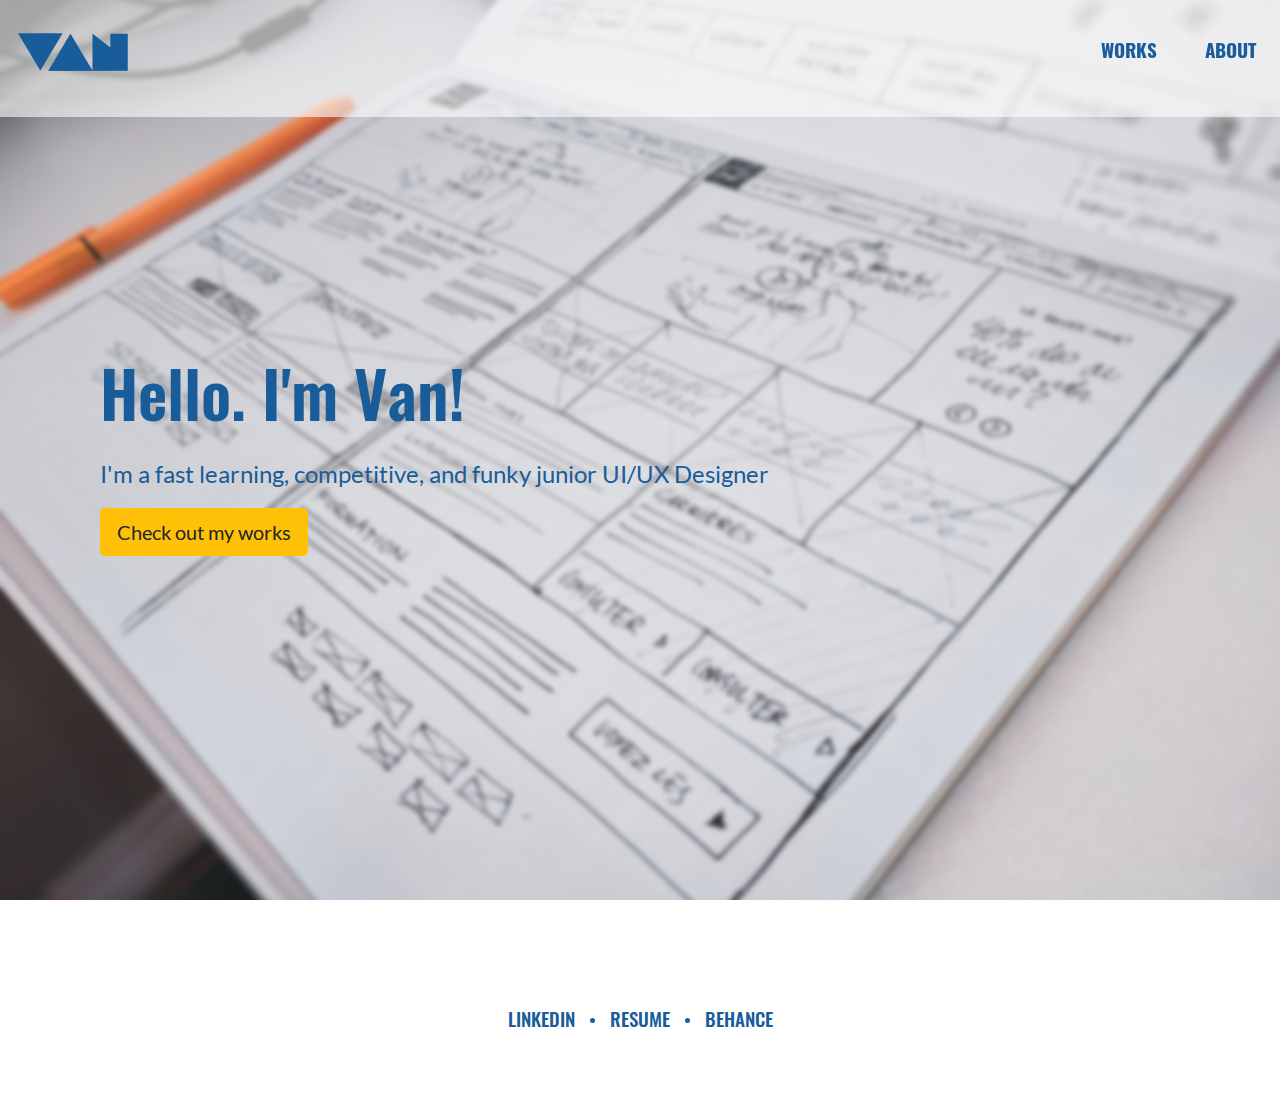
<file: index.html>
<!DOCTYPE html>
<html>
<head>
    <title>Dang Hong Van Portfolio</title>
    <!-- Required meta tags -->
    <meta charset="utf-8">
    <meta name="viewport" content="width=device-width, initial-scale=1, shrink-to-fit=no">
    <!--Bootstrap-->
    <link rel="stylesheet" href="https://stackpath.bootstrapcdn.com/bootstrap/4.3.1/css/bootstrap.min.css" integrity="sha384-ggOyR0iXCbMQv3Xipma34MD+dH/1fQ784/j6cY/iJTQUOhcWr7x9JvoRxT2MZw1T" crossorigin="anonymous">
    <!--Added style-->
    <link rel="stylesheet" href="https://fonts.googleapis.com/icon?family=Material+Icons">    
    <link rel="stylesheet" type="text/css" href="css/text-style.css">
    <link rel="stylesheet" type="text/css" href="css/index-style.css">
</head>
<body>
<!--Menu-->
<div id="menu" class="container-fluid d-flex bd-highlight">
    <div class="p-2 flex-grow-1 bd-highlight">
        <a class="navbar-brand" id="logo" href="index.html">
            <img src="Home-pic/3x/blue-logo.png" alt="Home">
        </a>
    </div>
    <div class="p-2 bd-highlight">
        <a class="nav-link"  href="Works.html">
            <p class="h4-black about">Works</p>
        </a>
    </div>
    <div class="p-2 bd-highlight">    
        <a class="nav-link"  href="About.html">
            <p class="h4-black about">About</p>
        </a>
    </div>
</div>
<!--Cover-->
<div class="cover-img">
    <div class="cover-intro">
        <div class="container">
            <div style="padding:none;" class="col-lg-8 col-md-9 col-sm-12">
                <p class="hello">Hello. I'm Van!</p>
                <p class="h2-light">I'm a fast learning, competitive, and funky junior UI/UX Designer</p>
                <div>
                    <a href="Works.html">
                        <button class="btn btn-primary btn-warning btn-lg">
                            Check out my works
                        </button>
                    </a>
                </div>
            </div>
        </div>
    </div>
</div>
<!--wide Footer-->
<div class="d-flex justify-content-center footer">
    <a target="_blank" href="https://www.linkedin.com/in/vandang2102/"><p class="h4-black-1">LinkedIn</p></a>
        <span class="dot"></span>
    <a target="_blank" href="https://drive.google.com/file/d/1BI8d3gLVy1wAUhinAK2kq0WdWY42fWzE/view?usp=sharings"><p class="h4-black-1">Resume</p></a>
        <span class="dot"></span>       
    <a target="_blank" href="https://www.behance.net/vandanghong?tracking_source=search_users_recommended%7Cvandanghong"><p class="h4-black-1">Behance</p></a>
</div>
<div class="space3"></div>
</body>
</html>
</file>
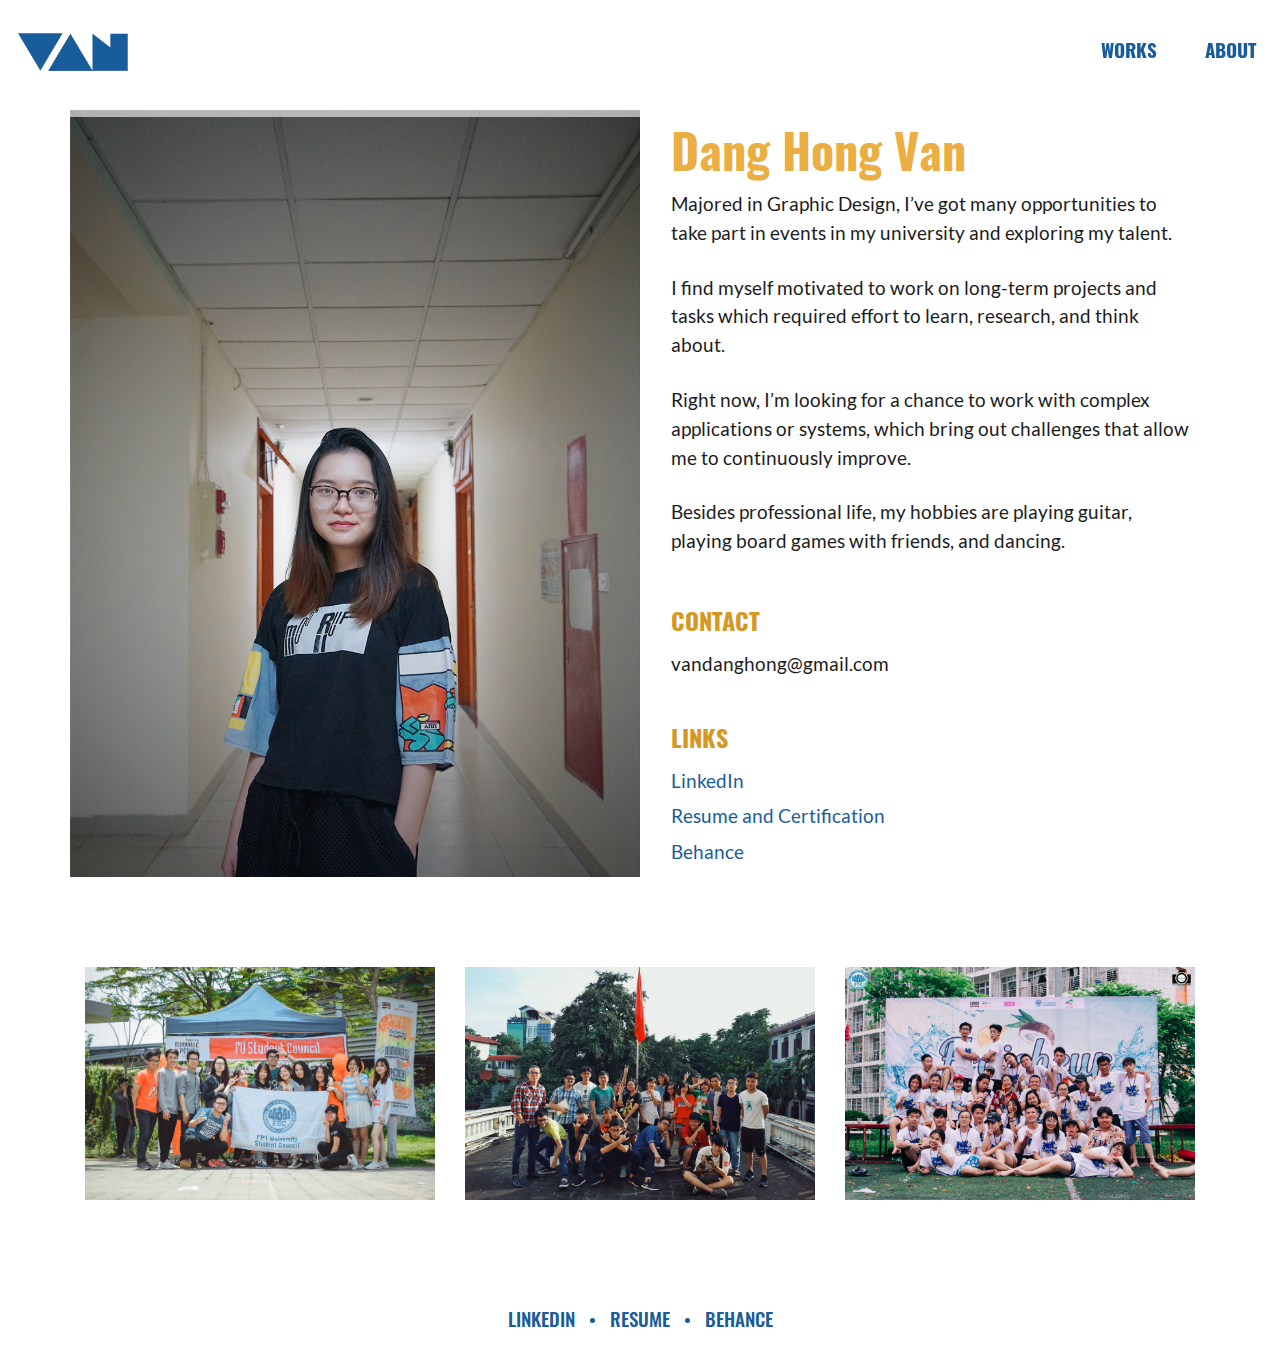
<file: About.html>
<!DOCTYPE html>
<html>
<head>
    <title>Van's Profile</title>
    <!-- Required meta tags -->
    <meta charset="utf-8">
    <meta name="viewport" content="width=device-width, initial-scale=1, shrink-to-fit=no">
    <!--Bootstrap-->
    <link rel="stylesheet" href="https://stackpath.bootstrapcdn.com/bootstrap/4.3.1/css/bootstrap.min.css" integrity="sha384-ggOyR0iXCbMQv3Xipma34MD+dH/1fQ784/j6cY/iJTQUOhcWr7x9JvoRxT2MZw1T" crossorigin="anonymous">
    <!--Added style-->
    <link rel="stylesheet" href="https://fonts.googleapis.com/icon?family=Material+Icons">    
    <link rel="stylesheet" type="text/css" href="css/text-style.css">
    <link rel="stylesheet" type="text/css" href="css/profile-style.css">
</head>
<body>
<!--Menu-->
<div id="menu" class="container-fluid d-flex bd-highlight">
    <div class="p-2 flex-grow-1 bd-highlight">
        <a class="navbar-brand" id="logo" href="index.html">
            <img src="Home-pic/3x/blue-logo.png" alt="Home">
        </a>
    </div>
    <div class="p-2 bd-highlight">
        <a class="nav-link"  href="Works.html">
            <p class="h4-black about">Works</p>
        </a>
    </div>
    <div class="p-2 bd-highlight">    
        <a class="nav-link"  href="About.html">
            <p class="h4-black about">About</p>
        </a>
    </div>
</div>
<!--Content-->
    <div id="profile1" class="container">
        <div class="row">
            <div id="profile-pic" class="col-lg-6 col-md-12 col-sm-12">
                <img src="About-pic/DSC00307blur.jpg" alt="Profile picture">
            </div>
            <div class="col-lg-6 col-md-12 col-sm-12">
                <div id="cover-letter">
                    <p class="h1-name">Dang Hong Van</p>
                    <p>Majored in Graphic Design, I’ve got many opportunities to take part in events in my university and exploring my talent.</p>
                        <div class="space3"></div>
                    <p>I find myself motivated to work on long-term projects and tasks which required effort to learn, research, and think about.</p>
                        <div class="space3"></div>
                    <p>Right now, I’m looking for a chance to work with complex applications or systems, which bring out challenges that allow me to continuously improve.</p>
                        <div class="space3"></div> 
                    <p>Besides professional life, my hobbies are playing guitar, playing board games with friends, and dancing.</p>
                        <div class="space2"></div>
                        <div class="space3"></div>
                    <p class="h5-sm-txt">Contact</p>
                    <p class="cv1">vandanghong@gmail.com</p>
                        <div class="space2"></div>
                        <div class="space3"></div>
                    <p class="h5-sm-txt">Links</p>
                    <p class="cv1"><a target="_blank" href="https://www.linkedin.com/in/vandang2102/">LinkedIn</a></p>
                    <p class="cv1"><a target="_blank" href="https://drive.google.com/drive/folders/1xpxrKgCxswmq1Cbp58XCHpjvKuzKi5xJ?usp=sharing">Resume and Certification</a></p>
                    <p class="cv1"><a target="_blank" href="https://www.behance.net/vandanghong?tracking_source=search_users_recommended%7Cvandanghong">Behance</a></p>
                </div>    
            </div>
        </div>
    </div>
    <div class="space2"></div>
    <div class="space"></div>
    <div class="space2"></div>
    <div class="container">
        <div class="row">
            <div class="col-md-4 col-sm-12">
                <img class="pic" src="About-pic/FSC.jpg">
            </div>
            <div class="col-md-4 col-sm-12">
                <img class="pic" src="About-pic/gdresize.jpg">
            </div>
            <div class="col-md-4 col-sm-12">
                <img class="pic" src="About-pic/Waterday.jpg">
            </div>
        </div>
    </div>
<!--wide Footer-->
<div class="d-flex justify-content-center footer">
    <a target="_blank" href="https://www.linkedin.com/in/vandang2102/"><p class="h4-black-1">LinkedIn</p></a>
        <span class="dot"></span>
    <a target="_blank" href="https://drive.google.com/file/d/1BI8d3gLVy1wAUhinAK2kq0WdWY42fWzE/view?usp=sharing"><p class="h4-black-1">Resume</p></a>
        <span class="dot"></span>
    <a target="_blank" href="https://www.behance.net/vandanghong?tracking_source=search_users_recommended%7Cvandanghong"><p class="h4-black-1">Behance</p></a>
</div>
<script src="https://code.jquery.com/jquery-3.5.1.slim.min.js" integrity="sha384-DfXdz2htPH0lsSSs5nCTpuj/zy4C+OGpamoFVy38MVBnE+IbbVYUew+OrCXaRkfj" crossorigin="anonymous"></script>
<script src="https://cdn.jsdelivr.net/npm/popper.js@1.16.1/dist/umd/popper.min.js" integrity="sha384-9/reFTGAW83EW2RDu2S0VKaIzap3H66lZH81PoYlFhbGU+6BZp6G7niu735Sk7lN" crossorigin="anonymous"></script>
<script src="https://stackpath.bootstrapcdn.com/bootstrap/4.5.2/js/bootstrap.min.js" integrity="sha384-B4gt1jrGC7Jh4AgTPSdUtOBvfO8shuf57BaghqFfPlYxofvL8/KUEfYiJOMMV+rV" crossorigin="anonymous"></script>
</body>
</html>
</file>
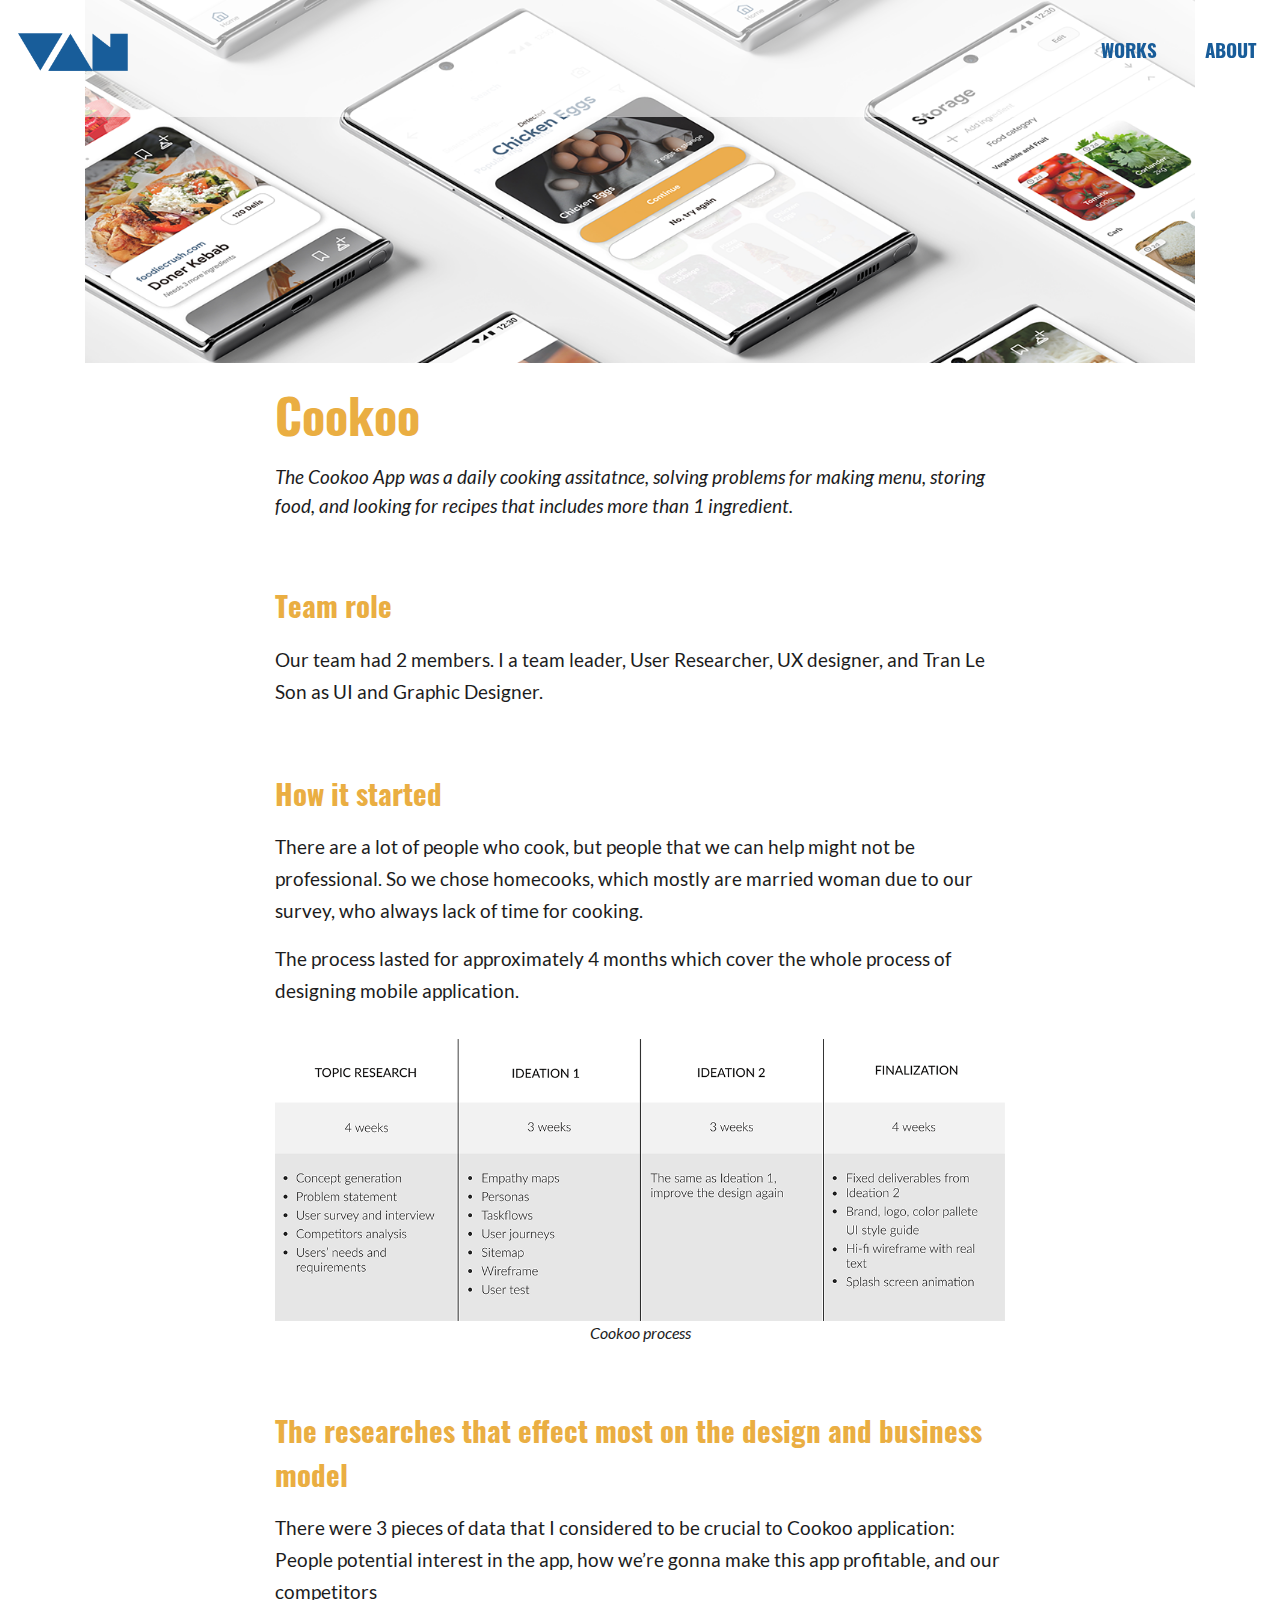
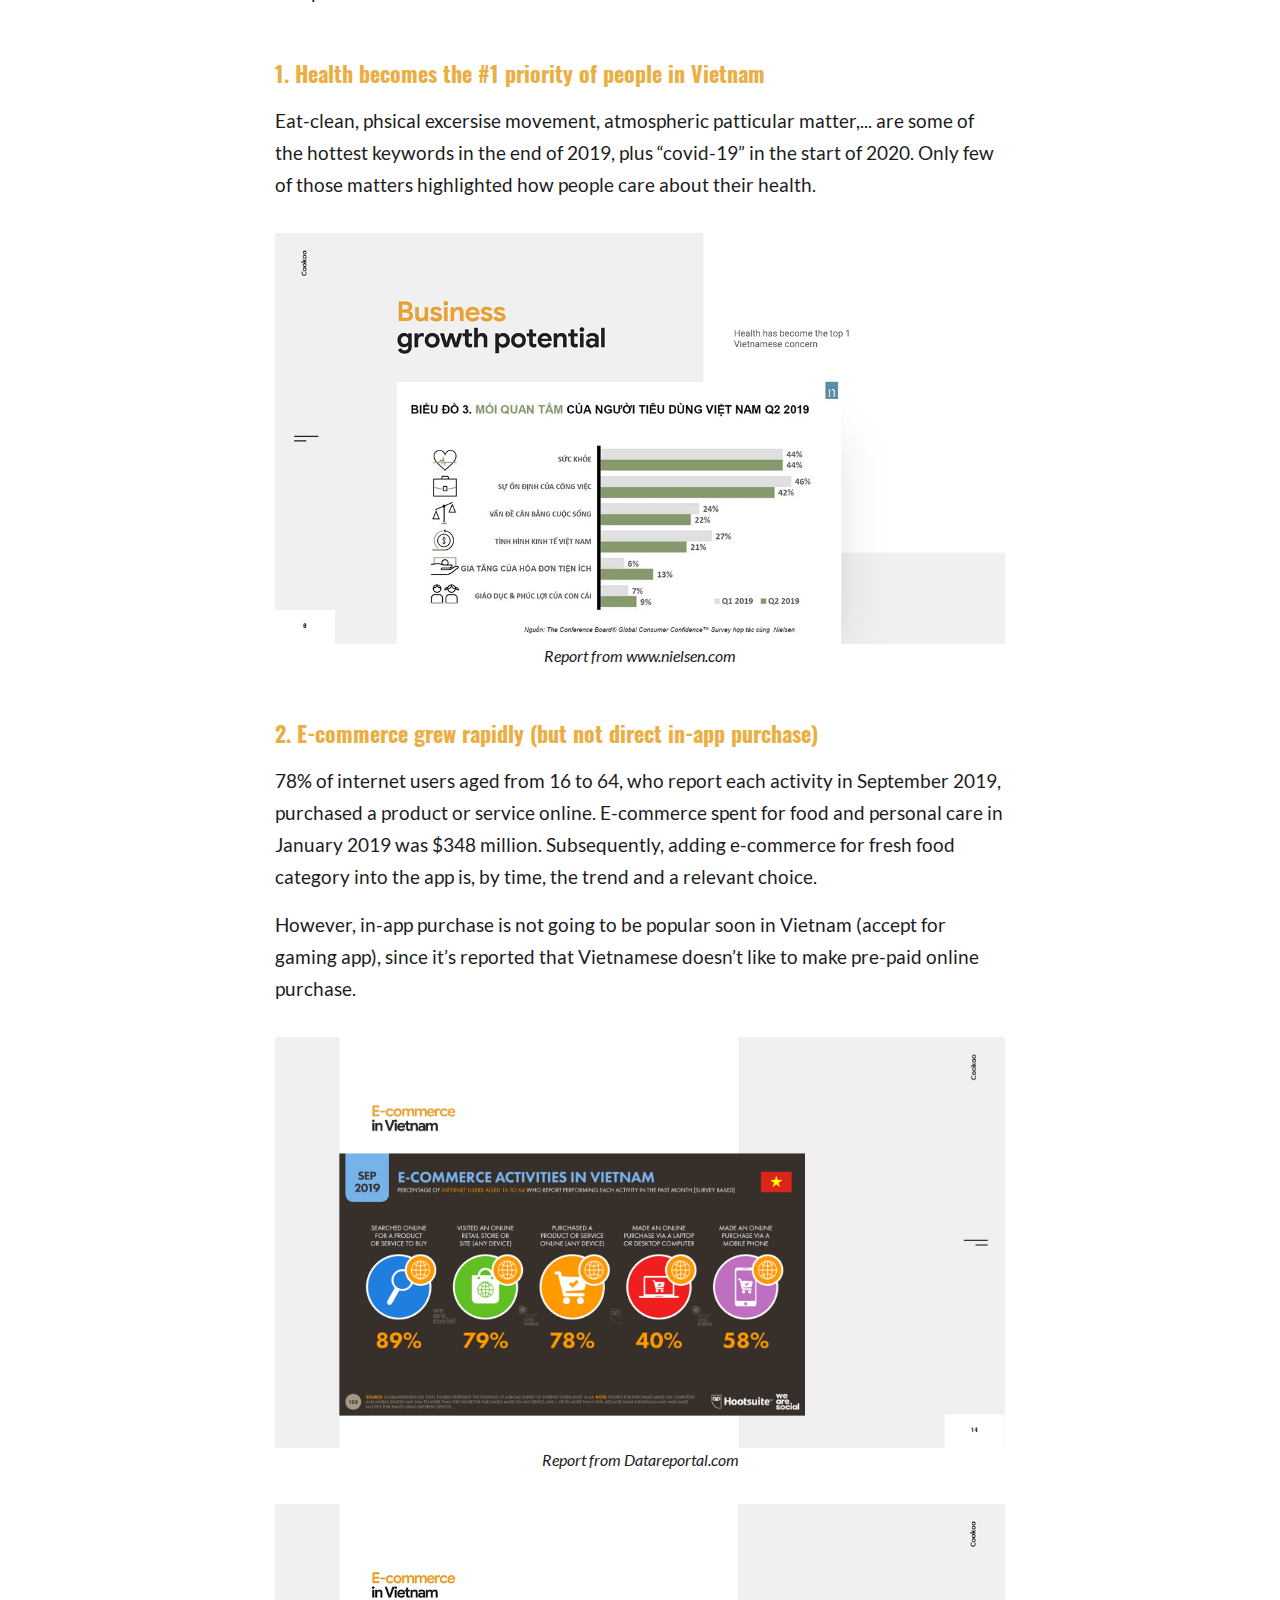
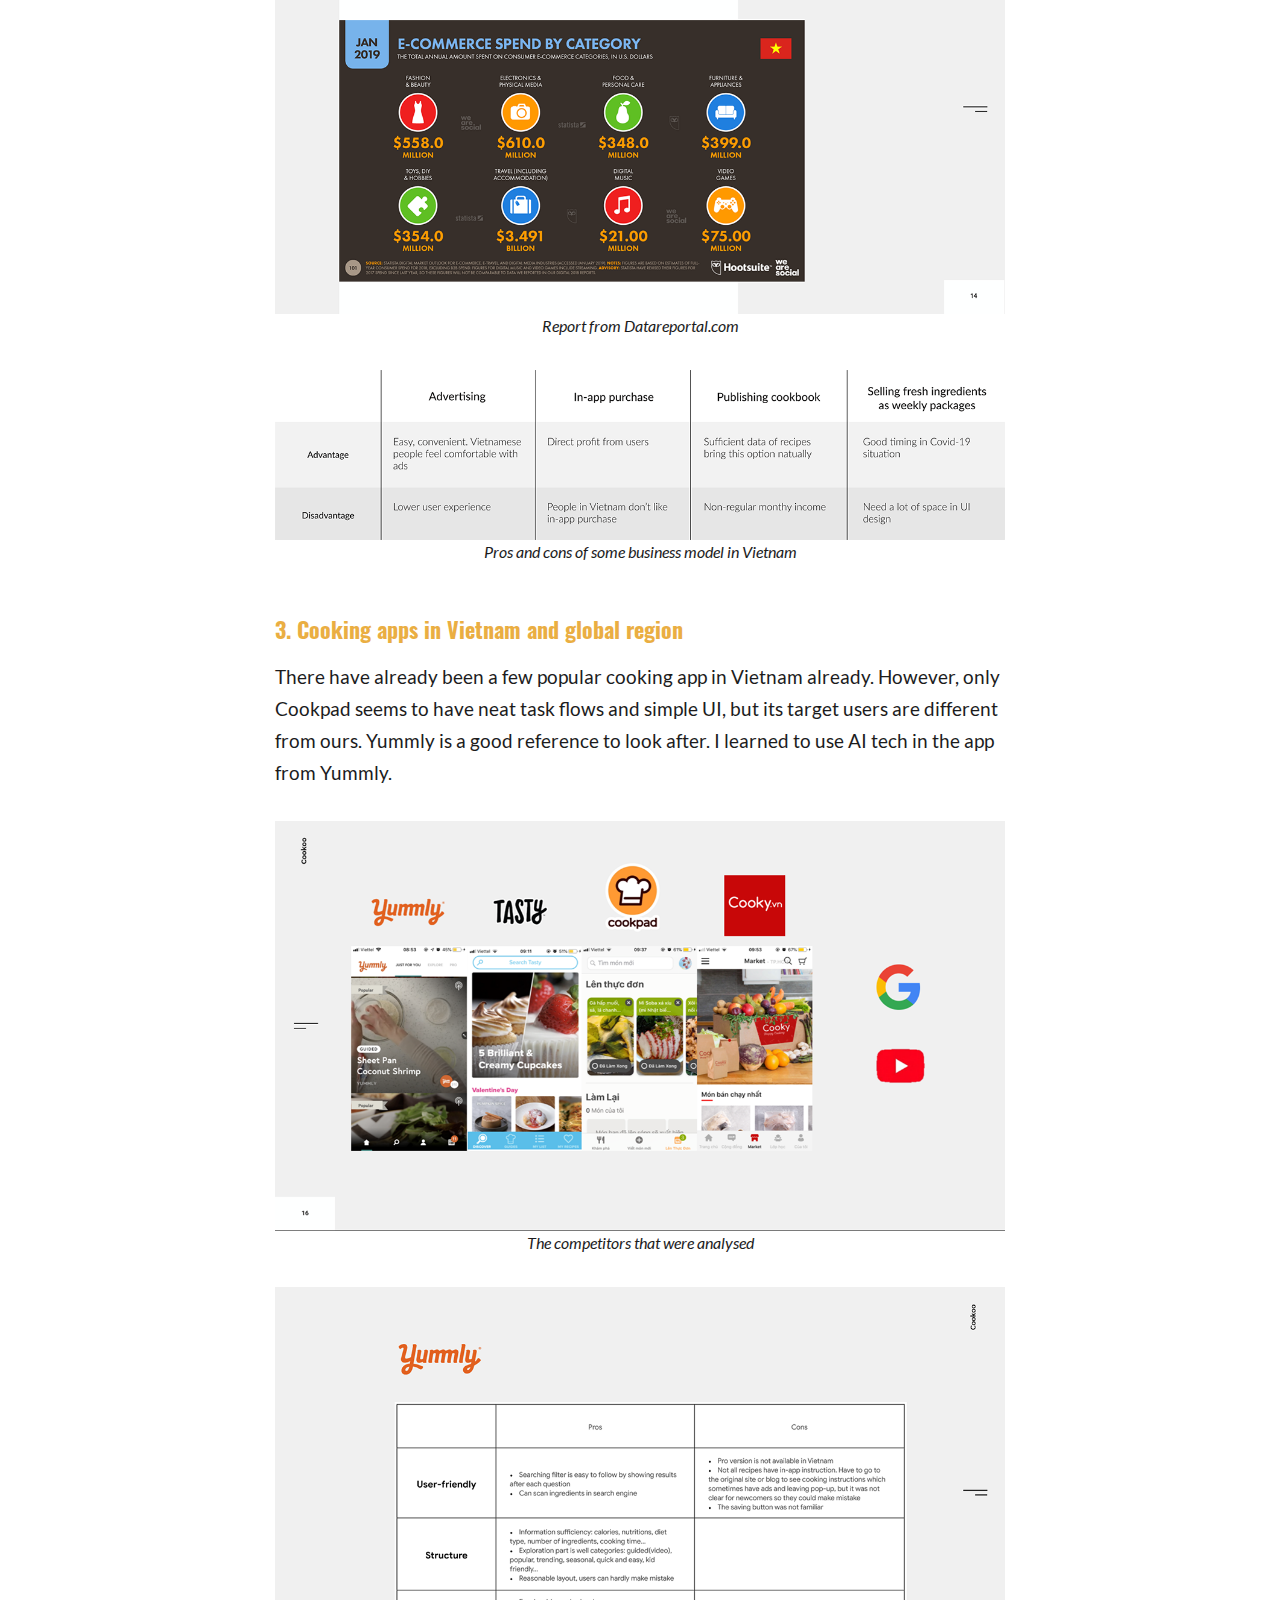
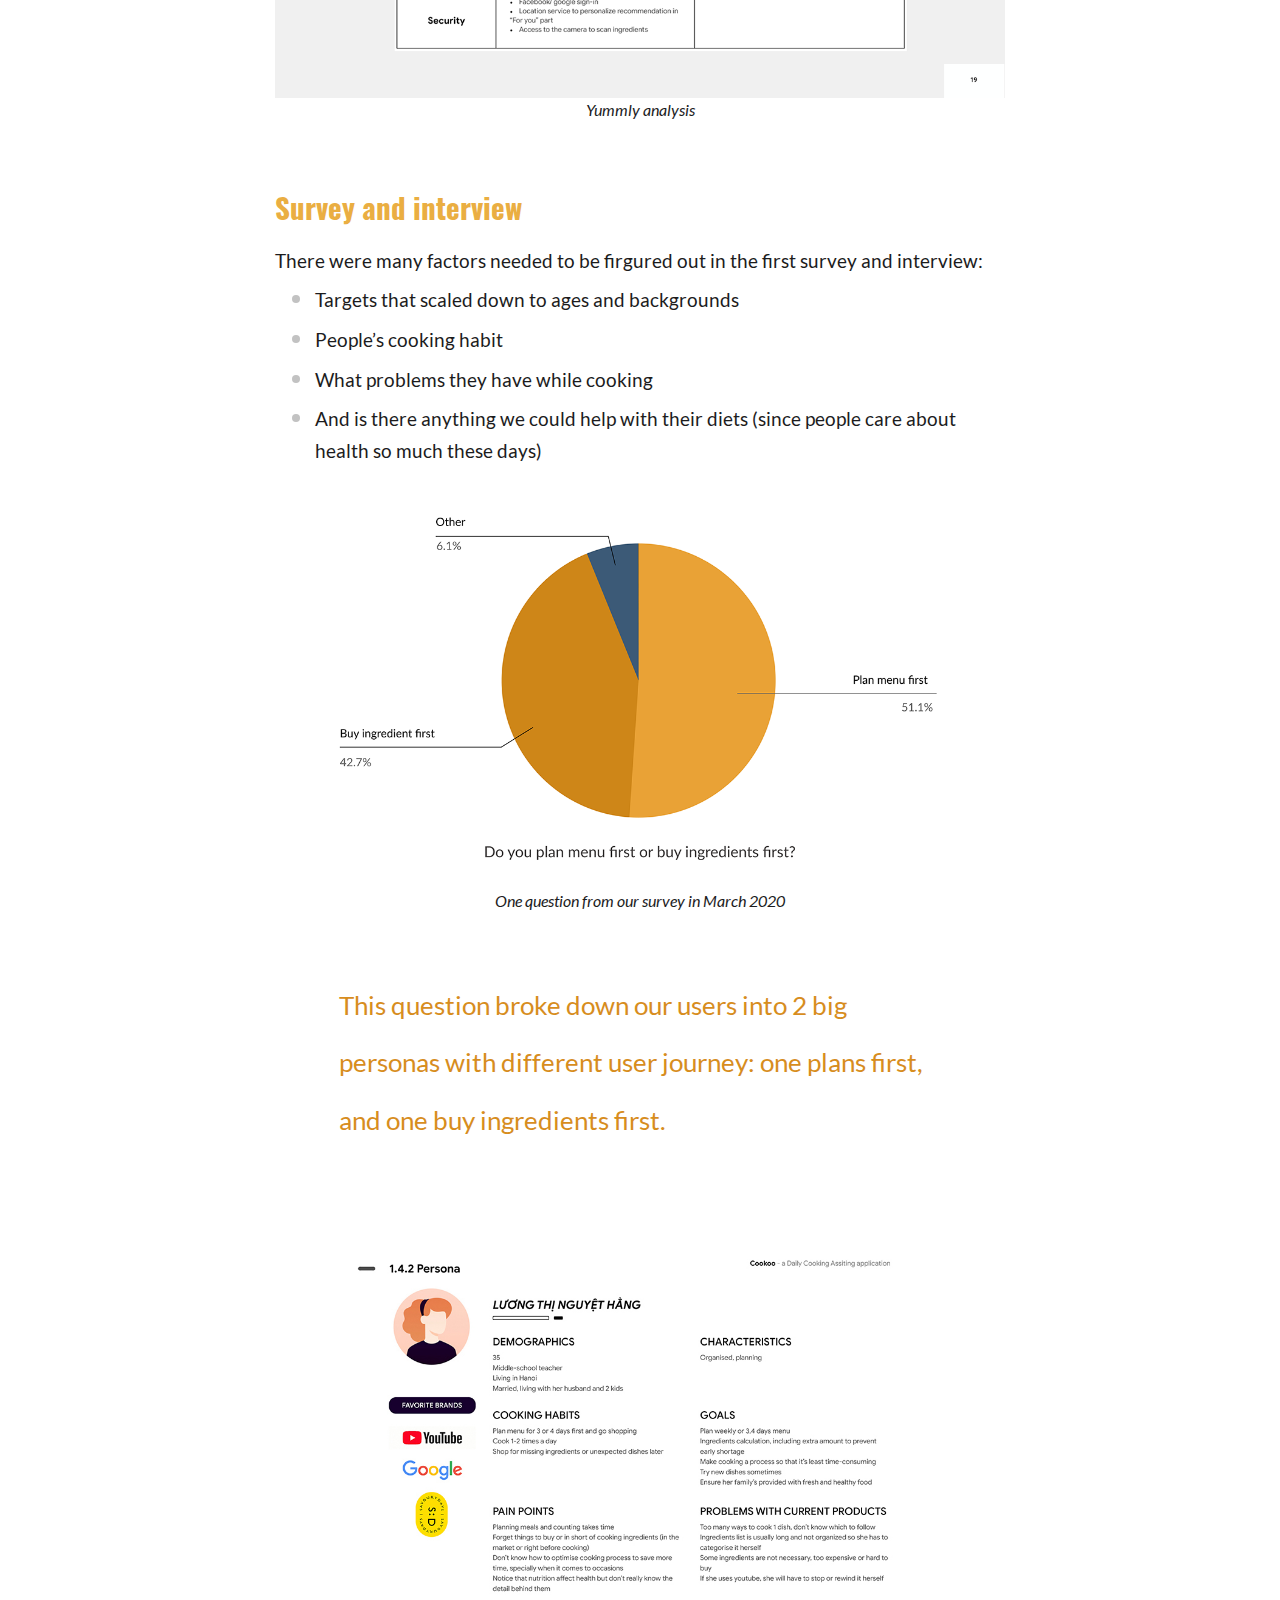
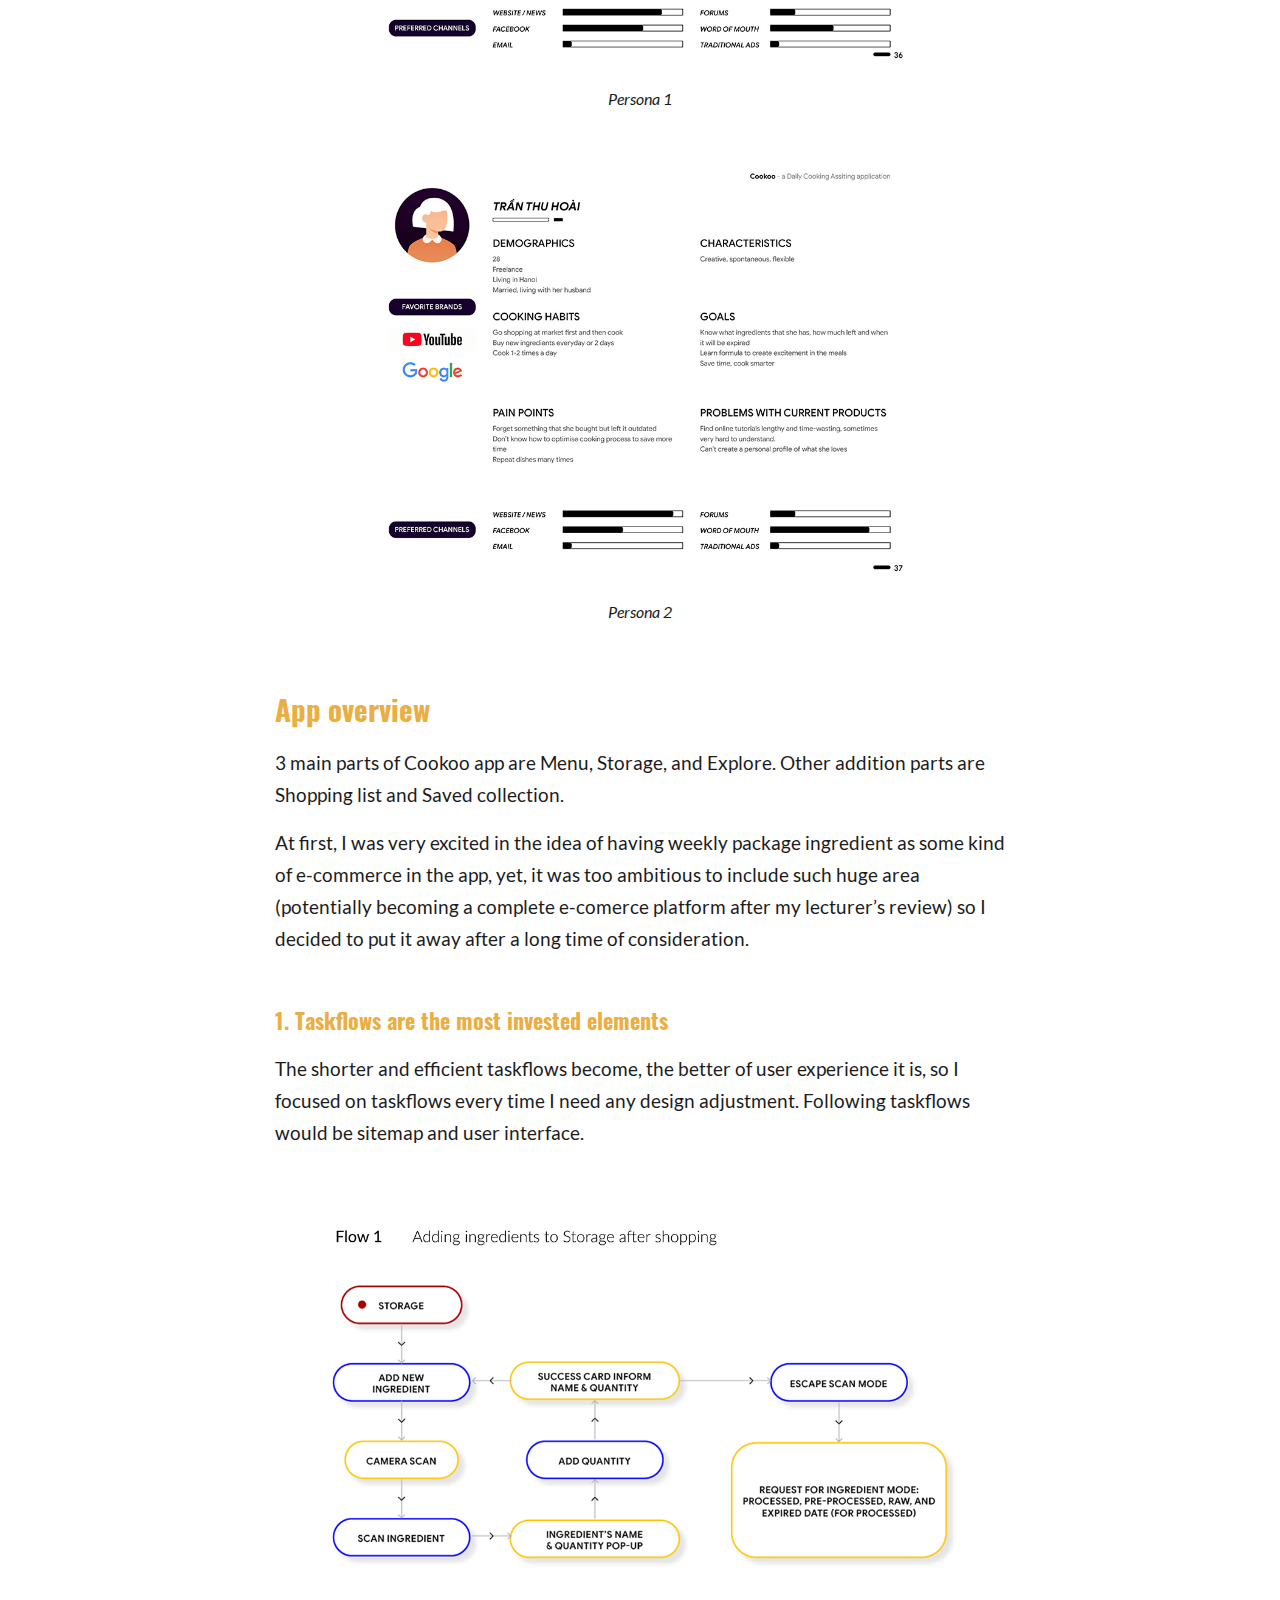
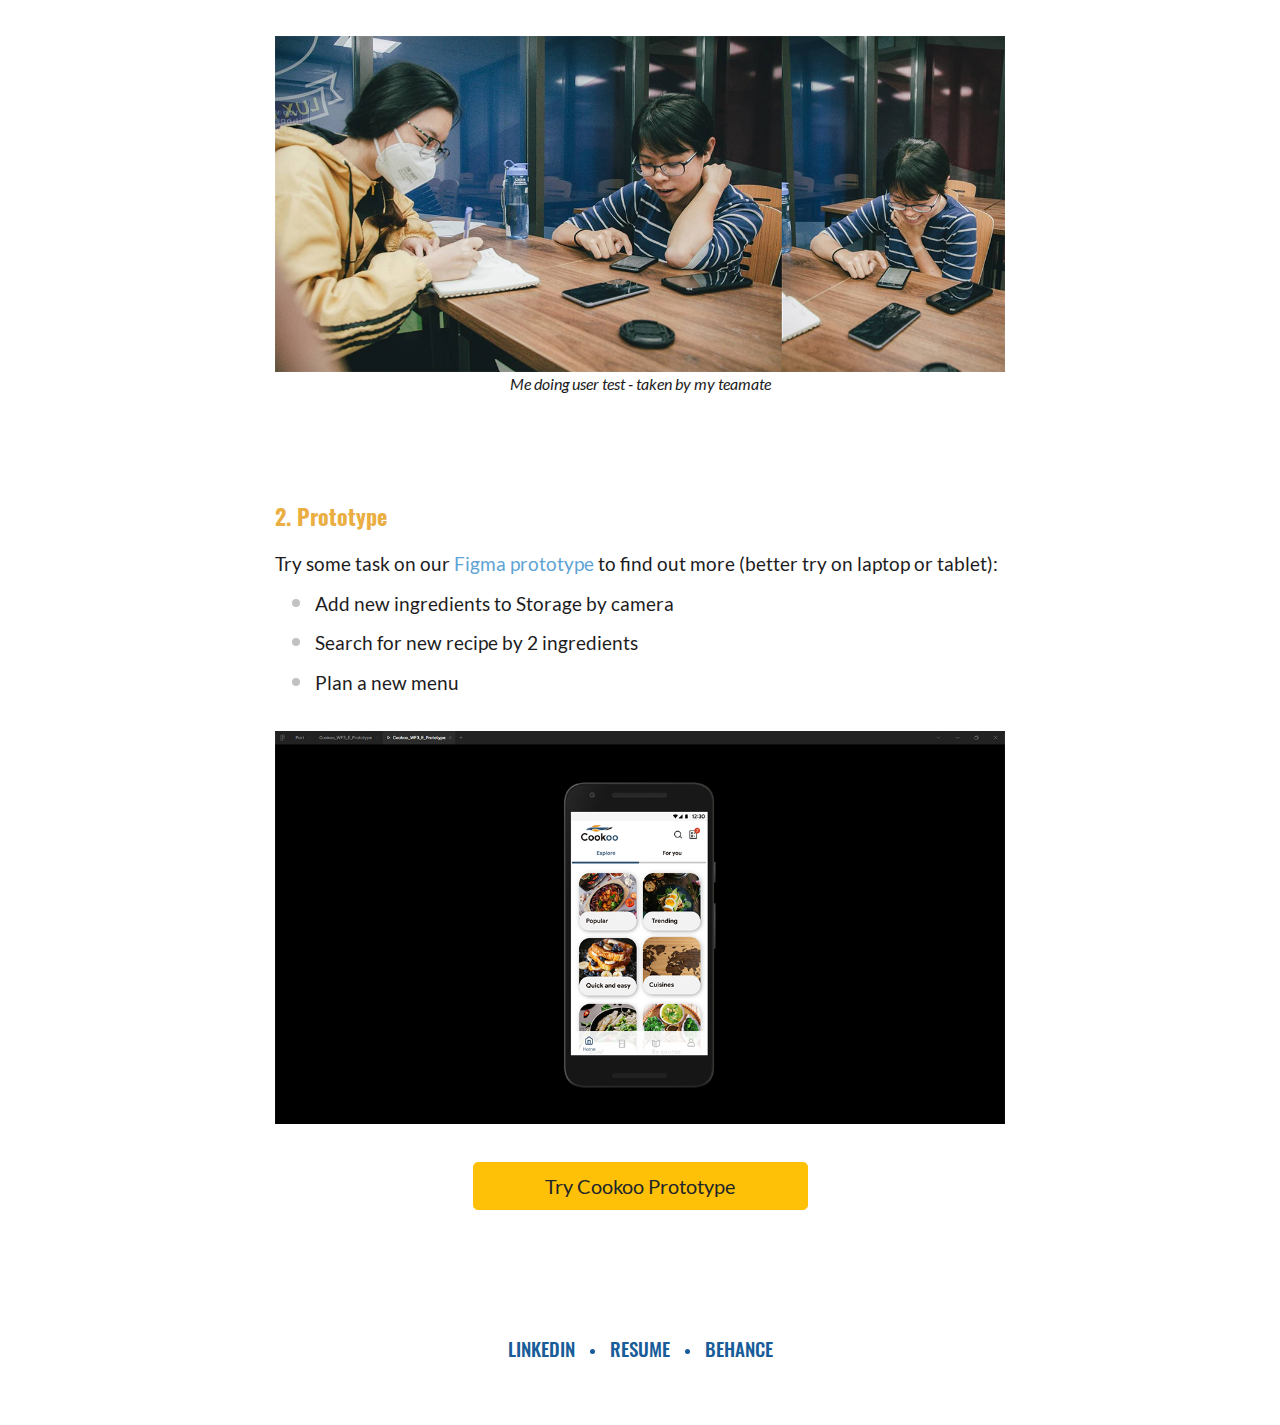
<file: Cookoo.html>
<!DOCTYPE html>
<html>
<head>
    <title>Cookoo</title>
    <!-- Required meta tags -->
    <meta charset="utf-8">
    <meta name="viewport" content="width=device-width, initial-scale=1, shrink-to-fit=no">
    <!--Bootstrap-->
    <link rel="stylesheet" href="https://stackpath.bootstrapcdn.com/bootstrap/4.3.1/css/bootstrap.min.css" integrity="sha384-ggOyR0iXCbMQv3Xipma34MD+dH/1fQ784/j6cY/iJTQUOhcWr7x9JvoRxT2MZw1T" crossorigin="anonymous">
    <!--Added style-->
    <link rel="stylesheet" href="https://fonts.googleapis.com/icon?family=Material+Icons">    
    <link rel="stylesheet" type="text/css" href="css/project-style.css">
    <link rel="stylesheet" type="text/css" href="css/text-style.css">
</head>
<body>
<!--Menu-->
<div id="menu" class="container-fluid d-flex bd-highlight">
    <div class="p-2 flex-grow-1 bd-highlight">
        <a class="navbar-brand" id="logo" href="index.html">
            <img src="Home-pic/3x/blue-logo.png" alt="Home">
        </a>
    </div>
    <div class="p-2 bd-highlight">
        <a class="nav-link"  href="Works.html">
            <p class="h4-black about">Works</p>
        </a>
    </div>
    <div class="p-2 bd-highlight">    
        <a class="nav-link"  href="About.html">
            <p class="h4-black about">About</p>
        </a>
    </div>
</div>
<!--Cover image-->
<div class="container">
    <img style="max-width: 100%; height:auto;" src="Cookoo-pic/cover6.png">
    <div class="space2"></div>
</div>
<!--Content-->
<div class="container">
    <div class="row justify-content-center">
        <div class="col-lg-8 col-md-10 col-sm-12" id="article">
            <div class="row">
                <div class="col">
                <!--Title-->
                <p class="title">Cookoo</p>
                <p class="op-des">The Cookoo App was a daily cooking assitatnce, solving problems for making menu, storing food, and looking for recipes that includes more than 1 ingredient.</p>
                <!--Body text-->
                <p class="sub-title-1">Team role</p>
                <p class="body-txt">Our team had 2 members. I a team leader, User Researcher, UX designer, and Tran Le Son as UI and Graphic Designer. </p>
                <p class="sub-title-1">How it started</p>
                <p class="body-txt">There are a lot of people who cook, but people that we can help might not be professional. So we chose homecooks, which mostly are married woman due to our survey, who always lack of time for cooking. </p>
                <p class="body-txt">The process lasted for approximately 4 months which cover the whole process of designing mobile application.</p>
                <img src="Cookoo-pic/cookoo-process.png">
                <p class="img-des">Cookoo process</p>
                
                <p class="sub-title-1">The researches that effect most on the design and business model</p>
                <p class="body-txt">There were 3 pieces of data that I considered to be crucial to Cookoo application: People potential interest in the app, how we’re gonna make this app profitable, and our competitors</p>
                    
                <p class="sub-title-2">1. Health becomes the #1 priority of people in Vietnam</p>
                <p class="body-txt">Eat-clean, phsical excersise movement, atmospheric patticular matter,... are some of the hottest keywords in the end of 2019, plus “covid-19” in the start of 2020. Only few of those matters highlighted how people care about their health.</p>
                
                <img src="Cookoo-pic/nielsen-rp-1.png">
                <p class="img-des">Report from www.nielsen.com</p>
                    
                <p class="sub-title-2">2. E-commerce grew rapidly (but not direct in-app purchase)</p>
                <p class="body-txt">78% of internet users aged from 16 to 64, who report each activity in September 2019, purchased a product or service online. E-commerce spent for food and personal care in January 2019 was $348 million.
                    Subsequently, adding e-commerce for fresh food category into the app is, by time, the trend and a relevant choice. 
                    </p>
                <p class="body-txt">However, in-app purchase is not going to be popular soon in Vietnam (accept for gaming app), since it’s reported that Vietnamese doesn’t like to make pre-paid online purchase.</p>
                
                <img src="Cookoo-pic/e-commerce-in-vietnam.png">
                <p class="img-des">Report from Datareportal.com</p>
                
                <img src="Cookoo-pic/e-commerce-in-vietnam-2.png">
                <p class="img-des">Report from Datareportal.com</p>
                
                <img src="Cookoo-pic/biz-model-pro-con.png">
                <p class="img-des">Pros and cons of some business model in Vietnam</p>
                    
                <p class="sub-title-2">3. Cooking apps in Vietnam and global region</p>
                <p class="body-txt">There have already been a few popular cooking app in Vietnam already. However, only Cookpad seems to have neat task flows and simple UI, but its target users are different from ours. Yummly is a good reference to look after. I learned to use AI tech in the app from Yummly.</p>
                
                <img src="Cookoo-pic/competitors.png">
                <p class="img-des">The competitors that were analysed</p>
                
                <img src="Cookoo-pic/yummly-analyse.png">
                <p class="img-des">Yummly analysis</p>

                <p class="sub-title-1">Survey and interview</p>
                <p class="body-txt ab-ul">There were many factors needed to be firgured out in the first survey and interview:</p>
                <ul>
                    <li><p class="body-txt">Targets that scaled down to ages and backgrounds</p></li>
                    <li><p class="body-txt">People’s cooking habit</p></li>
                    <li><p class="body-txt">What problems they have while cooking</p></li>
                    <li><p class="body-txt">And is there anything we could help with their diets (since people care about health so much these days)</p></li>
                </ul>
                <img src="Cookoo-pic/important-question.png">
                <p class="img-des">One question from our survey in March 2020</p>
                
                <p class="quotation">This question broke down our users into 2 big personas with different user journey: one plans first, and one buy ingredients first.</p>
                
                <img src="Cookoo-pic/Persona-1.jpg">
                <p class="img-des">Persona 1</p>
                
                <img src="Cookoo-pic/Persona-2.jpg">
                <p class="img-des">Persona 2</p>
                   
                
                
                

                <p class="sub-title-1">App overview</p>
                <p class="body-txt">3 main parts of Cookoo app are Menu, Storage, and Explore. Other addition parts are Shopping list and Saved collection. </p>
                <p class="body-txt">At first, I was very excited in the idea of having weekly package ingredient as some kind of e-commerce in the app, yet, it was too ambitious to include such huge area (potentially becoming a complete e-comerce platform after my lecturer’s review) so I decided to put it away after a long time of consideration.</p>
                    
                <p class="sub-title-2">1. Taskflows are the most invested elements</p>
                <p class="body-txt">The shorter and efficient taskflows become, the better of user experience it is, so I focused on taskflows every time I need any design adjustment. Following taskflows would be sitemap and user interface. </p>
                
                <img src="Cookoo-pic/flow-1.png">
                
                <img src="Cookoo-pic/test-picture.png">
                <p class="img-des">Me doing user test - taken by my teamate</p>
                    
                
                <br>
                <p class="sub-title-2">2. Prototype</p>
                <p class="body-txt ab-ul">Try some task on our <a href="https://www.figma.com/proto/6GbvV17eMrQLgOfFjV621U/Cookoo_WF3_E_Prototype?node-id=177%3A149&scaling=min-zoom">Figma prototype</a> to find out more (better try on laptop or tablet):</p>
                <ul>
                    <li><p class="body-txt">Add new ingredients to Storage by camera</p></li>
                    <li><p class="body-txt">Search for new recipe by 2 ingredients</p></li>
                    <li><p class="body-txt">Plan a new menu</p></li>
                </ul>
                
                <img src="Cookoo-pic/prototype-preview.png">
                <br>
                <br>    
                <div class="col-md-6 col-sm-12 mx-auto">
                        <a href="https://www.figma.com/proto/6GbvV17eMrQLgOfFjV621U/Cookoo_WF3_E_Prototype?node-id=177%3A149&scaling=min-zoom" target="_blank">
                            <button class="w-100 btn btn-primary btn-warning btn-lg">
                                Try Cookoo Prototype
                            </button>
                        </a>
                    </div>
                </div>
            </div>
        </div>
    </div>
</div>
<div class="space2"></div>
<!--wide Footer-->
<div class="d-flex justify-content-center footer">
    <a target="_blank" href="https://www.linkedin.com/in/vandang2102/"><p class="h4-black-1">LinkedIn</p></a>
        <span class="dot"></span>
    <a target="_blank" href="https://drive.google.com/file/d/1BI8d3gLVy1wAUhinAK2kq0WdWY42fWzE/view?usp=sharing"><p class="h4-black-1">Resume</p></a>
        <span class="dot"></span>
    <a target="_blank" href="https://www.behance.net/vandanghong?tracking_source=search_users_recommended%7Cvandanghong"><p class="h4-black-1">Behance</p></a>
</div>
</body>
</html>
</file>
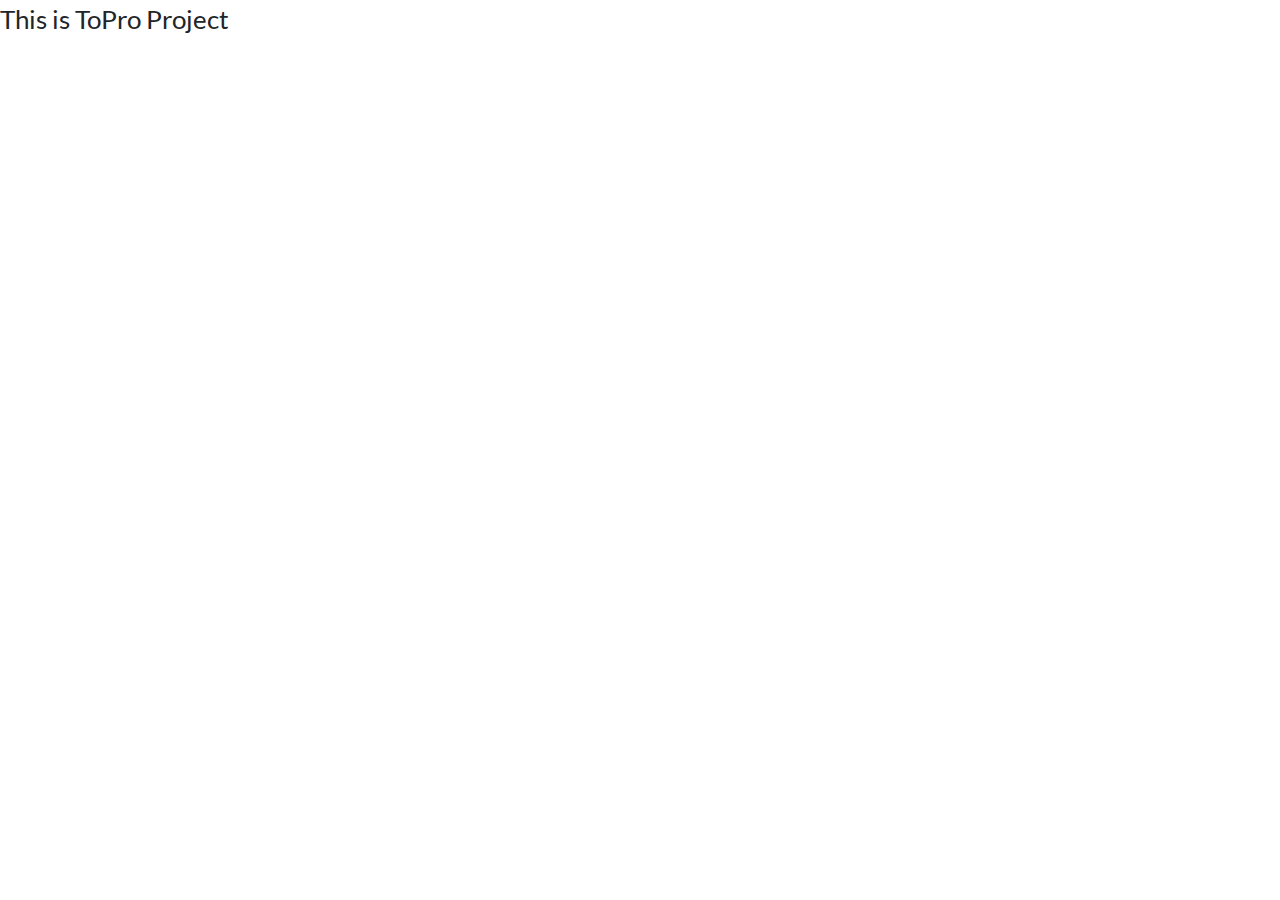
<file: To-pro.html>
<!DOCTYPE hmtl>
<html>
    <head>
        <title>ToPro</title>
        <!-- Required meta tags -->
        <meta charset="utf-8">
        <meta name="viewport" content="width=device-width, initial-scale=1, shrink-to-fit=no">
        <!--Bootstrap-->
        <link rel="stylesheet" href="https://stackpath.bootstrapcdn.com/bootstrap/4.3.1/css/bootstrap.min.css" integrity="sha384-ggOyR0iXCbMQv3Xipma34MD+dH/1fQ784/j6cY/iJTQUOhcWr7x9JvoRxT2MZw1T" crossorigin="anonymous">
        <!--Added style-->
        <link rel="stylesheet" href="https://fonts.googleapis.com/icon?family=Material+Icons">    
        <link rel="stylesheet" type="text/css" href="../css/project-style.css">
        <link rel="stylesheet" type="text/css" href="../css/text-style.css">
    </head>
    <body>
        This is ToPro Project
    </body>
</html>
</file>
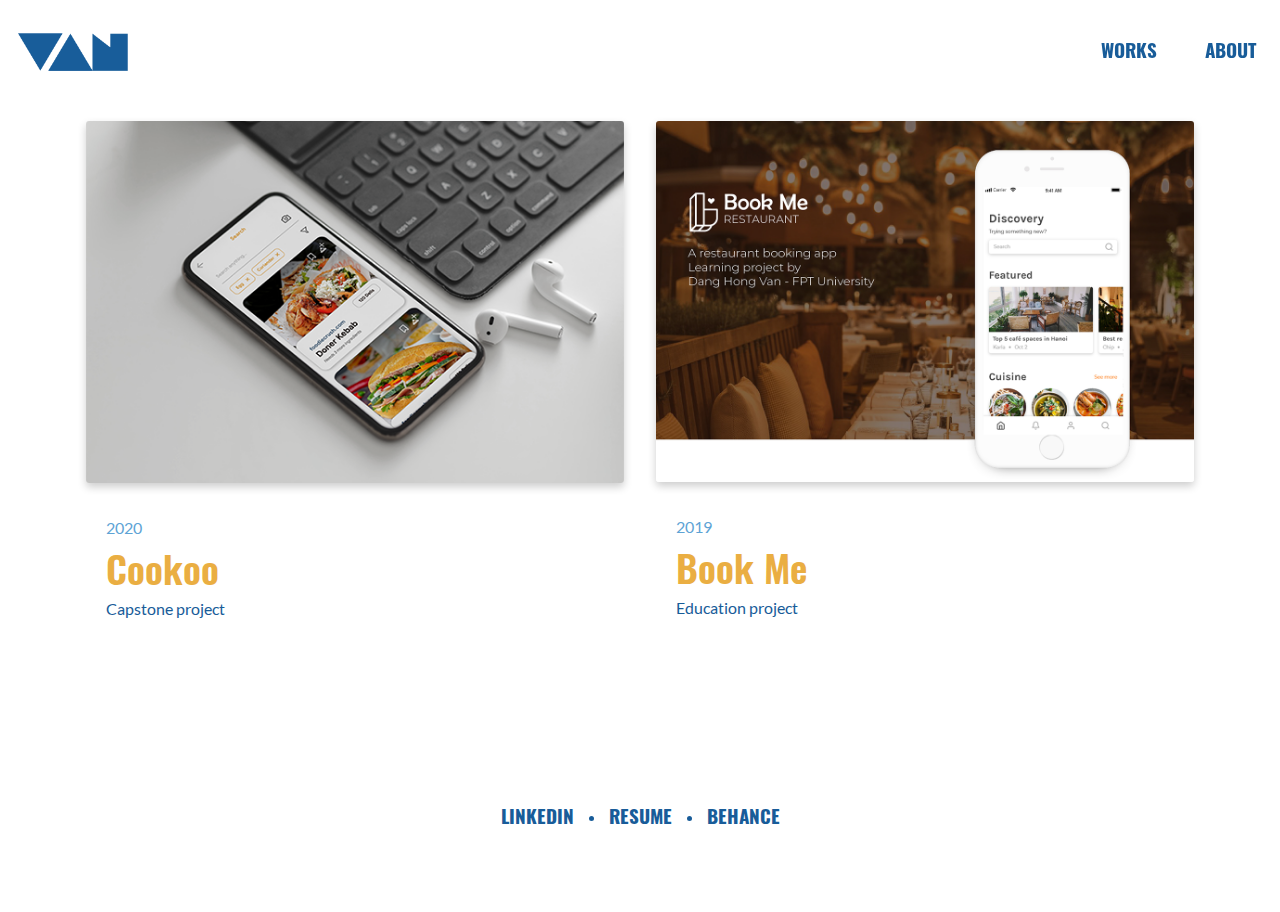
<file: Works.html>
<!DOCTYPE html>
<html>
<head>
    <title>Dang Hong Van Portfolio</title>
    <!-- Required meta tags -->
    <meta charset="utf-8">
    <meta name="viewport" content="width=device-width, initial-scale=1, shrink-to-fit=no">
    <!--Bootstrap-->
    <link rel="stylesheet" href="https://stackpath.bootstrapcdn.com/bootstrap/4.3.1/css/bootstrap.min.css" integrity="sha384-ggOyR0iXCbMQv3Xipma34MD+dH/1fQ784/j6cY/iJTQUOhcWr7x9JvoRxT2MZw1T" crossorigin="anonymous">
    <!--Added style-->
    <link rel="stylesheet" href="https://fonts.googleapis.com/icon?family=Material+Icons">    
    <link rel="stylesheet" type="text/css" href="css/text-style.css">
    <link rel="stylesheet" type="text/css" href="css/index-style.css">
</head>
<body>
    <!--Menu-->
<div id="menu" class="container-fluid d-flex bd-highlight">
    <div class="p-2 flex-grow-1 bd-highlight">
        <a class="navbar-brand" id="logo" href="index.html">
            <img src="Home-pic/3x/blue-logo.png" alt="Home">
        </a>
    </div>
    <div class="p-2 bd-highlight">
        <a class="nav-link"  href="Works.html">
            <p class="h4-black about">Works</p>
        </a>
    </div>
    <div class="p-2 bd-highlight">    
        <a class="nav-link"  href="About.html">
            <p class="h4-black about">About</p>
        </a>
    </div>
</div>
    <!--Works-->
<div class="space"></div>
<div class="space"></div>
<div class="space"></div>

<!--Card container-->
<div class="container">
<div class="row">
    <div class="col-sm-12 col-md-12 col-lg-6">
        <!--card 1-->
        <div class="card">
            <a href="Cookoo.html">
            <img class="card-img-top card-img" src="Home-pic/cookoox1.png" alt="Cookoo">
                <div class="card-body card-text">
                    <p class="h5">2020</p>
                    <p class="h2">Cookoo</p>
                    <p class="h4">Capstone project</p>
                </div>
            </a>
        </div>
    </div>
    <div class="space2"></div>
    <div class="col-sm-12 col-md-12 col-lg-6">
        <!--card 2-->
        <div class="card" id="card-container2">
            <a href="Book-me.html">
            <img class="card-img-top card-img" src="Home-pic/book-me-card.png" alt="Book Me">
                <div class="card-body card-text">
                    <p class="h5">2019</p>
                    <p class="h2">Book Me</p>
                    <p class="h4">Education project</p>
                </div>
            </a>
        </div>
    </div>
</div>
<!--wide Footer-->
<div class="d-flex justify-content-center footer">
    <a target="_blank" href="https://www.linkedin.com/in/vandang2102/"><p class="h4-black">LinkedIn</p></a>
        <span class="dot"></span>
    <a target="_blank" href="https://drive.google.com/file/d/1BI8d3gLVy1wAUhinAK2kq0WdWY42fWzE/view?usp=sharing"><p class="h4-black">Resume</p></a>
        <span class="dot"></span>
    <a target="_blank" href="https://www.behance.net/vandanghong?tracking_source=search_users_recommended%7Cvandanghong"><p class="h4-black">Behance</p></a>
</div>
<div class="space2"></div>
</body>
</file>
<file: css/text-style.css>
@font-face {
    font-family: "lato";
    src: url("../Fonts/Lato-ThinItalic.ttf") format("truetype");
    font-weight: 100;
    font-style: italic;
  }  
  @font-face {
    font-family: "lato";
    src: url("../Fonts/Lato-Thin.ttf") format("truetype");
    font-weight: 100;
    font-style: normal;
  }  
  @font-face {
    font-family: "lato";
    src: url("../Fonts/Lato-Regular.ttf") format("truetype");
    font-weight: 400;
    font-style: normal;
  }  
  @font-face {
    font-family: "lato";
    src: url("../Fonts/Lato-LightItalic.ttf") format("truetype");
    font-weight: 300;
    font-style: italic;
  }  
  @font-face {
    font-family: "lato";
    src: url("../Fonts/Lato-Light.ttf") format("truetype");
    font-weight: 300;
    font-style: normal;
  }  
  @font-face {
    font-family: "lato";
    src: url("../Fonts/Lato-Italic.ttf") format("truetype");
    font-weight: 400;
    font-style: italic;
  }  
  @font-face {
    font-family: "lato";
    src: url("../Fonts/Lato-BoldItalic.ttf") format("truetype");
    font-weight: 700;
    font-style: italic;
  }  
  @font-face {
    font-family: "lato";
    src: url("../Fonts/Lato-Bold.ttf") format("truetype");
    font-weight: 700;
    font-style: normal;
  }  
  @font-face {
    font-family: "lato";
    src: url("../Fonts/Lato-BlackItalic.ttf") format("truetype");
    font-weight: 900;
    font-style: italic;
  }  
  @font-face {
    font-family: "lato";
    src: url("../Fonts/Lato-Black.ttf") format("truetype");
    font-weight: 900;
    font-style: normal;
  }  
  @font-face {
    font-family: 'Oswald';
    src: url(../Fonts/Oswald-ExtraLight.ttf) format("truetype");
    font-weight: 200;
    font-style: normal;
  }
  @font-face {
    font-family: 'Oswald';
    src: url(../Fonts/Oswald-Light.ttf) format("truetype");
    font-weight: 300;
    font-style: normal;
  }
  @font-face {
    font-family: 'Oswald';
    src: url(../Fonts/Oswald-Regular.ttf) format("truetype");
    font-weight: 400;
    font-style: normal;
  }
  @font-face {
    font-family: 'Oswald';
    src: url(../Fonts/Oswald-Medium.ttf) format("truetype");
    font-weight: 500;
    font-style: normal;
  }
  @font-face {
    font-family: 'Oswald';
    src: url(../Fonts/Oswald-SemiBold.ttf) format("truetype");
    font-weight: 600;
    font-style: normal;
  }
  @font-face {
    font-family: 'Oswald';
    src: url(../Fonts/Oswald-Bold.ttf) format("truetype");
    font-weight: 700;
    font-style: normal;
  }

body{
    font-size: 62.5%;
    font-family: 'Lato',serif;
    font-size: 1.6rem;
    background-color: #ffffff;
    overflow-x: hidden;
    overflow-y: auto;
}
p.h1 {
    font-family: Lato;
    font-style: normal;
    font-weight: 600;
    font-size: 4.8rem;
    color: #f0f0f0;
}
p.h1-name{
    font-family: Oswald;
    font-style: normal;
    font-weight: 700;
    font-size: 3.0rem;
    color:#eaae42;
    line-height: 3.0rem;
    margin-top: 1rem;
}

p.h2 {
    font-family: Oswald;
    font-style: normal;
    font-weight: 600;
    font-size: 2.4rem;
    color: #eaae42;
}
p.h2-bold {
    font-family: Lato;
    font-weight: 700;
    font-size: 3.6rem;
}
p.h2-light {
    font-family: Lato;
    font-weight: 500;
    font-size: 1.5rem;
    color: #185c99;
}
p.h2-works {
    font-family: Lato;
    color: #FFE15F;
    text-align: left;
    margin-bottom: 0px;
    font-size: 3.0rem;
}

p.h3{
    font-family: Lato;
    font-style: normal;
    font-size: 2.4rem;
    font-weight: 600;
    columns: #f0f0f0;
}
p{
    font-family: Lato;
    font-style: normal;
    font-weight: 400;
    font-size: 1.2rem;
    color: #1c1c1d;
}
p.h4-role{
    font-family: Lato;
    font-style: normal;
    font-size: 1.0rem;
    font-weight: 600;
    color: #D78D1E;
    line-height: 1.0rem;
}
p.h4-team{
    font-family: Lato;
    font-style: normal;
    font-size: 1.0rem;
    font-weight: 300;
    color:#ebebeb;
}
p.h4{
    font-family: Lato;
    font-style: normal;
    font-size: 1.0rem;
    font-weight: 400;
    color: #185c99;
}
p.h4-regular {
    font-family: Lato;
    font-weight: 400;
    font-size: 1.8rem;
}
p.h4-light {
    font-family: Lato;
    font-weight: 300;
    font-size: 1.8rem;
}
p.h4-black {
    font-family: Oswald;
    font-weight: 700;
    font-size: 1.2rem;
    color:  #185c99;;
    text-transform: uppercase;
}
p.h4-black-1 {
    font-family: Oswald;
    font-weight: 500;
    font-size: 1.2rem;
    color:  #185c99;;
    text-transform: uppercase;
}
p.h4-black-ab{
    font-family: lato;
    font-weight: 500;
    font-size: 1.0rem;
    color:  #eaae42;;
    text-transform: uppercase;
}
p.h5{
    font-family: Lato;
    font-style: normal;
    font-size: 1.0rem;
    font-weight: 400;
    text-transform: uppercase;
    color: #5ea3d5;
}
p.h5-regular{
    font-family: Lato;
    font-weight: 400;
    text-transform: none;
    font-size: 2.0rem;
    color: #ebebeb;
}
p.h5-sm-txt{
    font-family: Oswald;
    font-weight: 900;
    text-transform: uppercase;
    font-size: 1.5rem;
    color: #d69824;
}
p.cv{
    font-family: lato;
    font-weight: 300;
    font-size: 1.6rem;
    color: #f0f0f0;
    margin-bottom: none;
}
p.cv-bold{
    font-family: lato;
    font-weight: 500;
    font-size: 1.6rem;
    color: #f0f0f0;
}
p.cv1{
    font-family: Lato;
    font-style: normal;
    font-weight: 400;
    font-size: 1.2rem;
    color: #1c1c1d;
    line-height: 1.2rem;
}
p.cv1 a{
    color: #185c99;
}
p.cv1 a:hover{
    text-decoration:underline;
}
p.title{
    font-family: Oswald;
    font-size: 3.0rem;
    color: #eaae42;
    line-height: 4.0rem;
    font-weight: 700;
}
p.sub-title-1{
    font-family: Oswald;
    font-size: 1.8rem;
    color:#eaae42;
    margin-top: 4.0rem;
    font-weight: 700;
    font-kerning: 0.3rem;
}
p.sub-title-2{
    font-family: Oswald;
    font-size: 1.4rem;
    color: #eaae42;
    margin-top: 3.0rem;
    font-weight: 700;
}
p.op-des{
    font-family: lato;
    font-style: italic;
    font-weight: 400;
    font-size: 1.2rem;
    color: #1c1c1d;
}
p.img-des{
    font-family: lato;
    font-weight: 400;
    font-style: italic;
    font-size: 1.0rem;
    color: #1c1c1d;
    text-align: center;
}
p.body-txt{
    font-family: lato;
    font-weight: 400;
    font-size: 1.2rem;
    color: #1c1c1d;
    line-height: 2.0rem;
}
p.xtra-info-1{
    font-family: lato;
    font-weight: 600;
    font-size: 1.2rem;
    color: #f0f0f0;
}
p.xtra-info-2{
    font-family: lato;
    font-weight: 300;
    font-size: 1.2rem;
    color: #f0f0f0;
}
p.quotation{
    font-family: lato;
    font-weight: 400;
    font-size: 1.6rem;
    color: #D78D1E;
    line-height: 3.6rem;
    margin: 4.0rem;
}
p.hello{
    font-family: Oswald;
    font-size: 4.0rem;
    font-weight: 600;
    color: #185c99;
}
p.ab-ul{
    margin-bottom:0.1rem;
}
span.hl{
    background-color:#e2bb50;
}
#article img{
    margin-top: 1.0rem;
}
.card-img{
    box-shadow: 0 4px 8px 0 rgba(0,0,0,0.2);
    transition: 0.3s;
}
.card-img:hover{
    box-shadow: 0 8px 16px 0 rgba(0,0,0,0.2);
}
.card{
    border-color: #ffffff;
}
/* Smartphone (vertical phones, 576px and down)*/
@media screen and (max-width: 575px) {  
    #logo img{
        width: 60px;
        height: auto;
        padding-left: 10px;
    }
    #menu{
        position: fixed;
        top: 0;
        z-index: 10;
        padding: 0px 0px;
        height: 60px;
    }
    .footer a{
        padding: 5px;
    }
    .footer{
        margin: 30px 0px 40px 0px;
        align-items: center;
    }
    p.h4-black {
        font-size: 1.2rem;
    }
    p.h5-sm-txt{
        font-size: 1.0rem;
    }
    p.h2-light{
        font-size: 1.3rem;
    }
}
/* Small devices (landscape phones, 576px and up)*/
@media screen and (min-width: 576px) {  
    #logo img{
        width: 70px;
        height: auto;
        padding-left: 10px;
    }
    #menu{
        position: fixed;
        top: 0;
        z-index: 10;
        padding: 10px 0px;
    }
    .footer a{
        padding: 5px;
    }
    .footer{
        margin: 30px 0px 40px 0px;
        align-items: center;
    }
    .hello{
        font-size: 3.0rem;
    }
}
/* Medium devices (tablets, 768px and up)*/
@media screen and (min-width: 768px) {
    #logo img{
        width: 90px;
        height: auto;
        padding-left: 10px;
    }
    #menu{
        position: fixed;
        top: 0;
        z-index: 10;
        padding: 10px 0px;
    }
    .footer a{
        padding: 5px;
    }
    .footer{
        margin: 30px 0px 40px 0px;
        align-items: center;
    }
}
/* Large devices (desktops, 992px and up)*/
@media screen and (min-width: 992px) { 
    #logo img{
        width: 120px;
        height: auto;
        padding-left: 10px;
    }
    #menu{
        position: fixed;
        top: 0;
        z-index: 10;
        padding: 20px 0px;
    }
    .footer{
        margin: 100px 0px 40px 0px;
        display: flex;
        align-items: center;
    }
    .footer a{
        padding: 5px;
    }
}
.dot{
    height: 5px;
    width: 5px;
    background-color: #185c99;
    border-radius: 50%;
    margin-bottom: 13px;
}
.dot2{
    height: 5px;
    width: 5px;
    background-color: #c2c2c2;
    border-radius: 50%;
    margin-bottom: 3px;
}
.footer a{
    margin: 0px 10px;
}
.footer{
    margin: 100px 0px 40px 0px;
    align-items: center;
}
.space{
    height: 40px;
}
.space2{
    height: 20px;
}
.space3{
    height: 10px;
}
.space4{
    height: 5px;
}
.arrow{
    display:flex;
    justify-content: center;
}
i{
    color: #f0f0f0;
}
li{
    color: #c2c2c2;
}
li p{
    margin-bottom: 0.1rem;
}
.txt-justify{
    text-align: justify;
    text-justify: inter-character;
}
.dash1{
    height: 10px;
    width: 50px;
    color: #FFE15F;
}
.pic{
    max-width: 100%;
    height: auto;
}
#menu{
    background-color: rgba(255, 255, 255, 0.6);
}
</file>
<file: css/index-style.css>
/* Smartphone (horizontal phones, 576px and down)*/
@media screen and (max-width: 575px) {  
    #about{
        padding: 10px 0px;
    }
    .card-img{
        margin-bottom: 15px;
        box-shadow: 2px 2px 4px #000000;
    }
    .footer a{
        padding: 5px;
    }
    .footer{
        margin: 100px 0px 40px 0px;
        align-items: center;
    }
    #card-container2{
        margin: 50px 0px;
    }
}

/* Small devices (landscape phones, 576px and up)*/
@media screen and (min-width: 576px) {  
    #about{
        padding: 10px 0px;
        }
    .card-img{
        
        margin-bottom: 15px;
    }
    .footer a{
        padding: 5px;
    }
    div.card{
        margin-bottom: 50px;
    }
    .footer{
        margin: 30px 0px 40px 0px;
        align-items: center;
    }
}

/* Medium devices (tablets, 768px and up)*/
@media screen and (min-width: 768px) {
    #about{
        padding: 20px 0px;
        }
    .card-img{
        margin-bottom: 15px;
    }
    .footer a{
        padding: 5px;
    }
    div.card{
        margin-bottom: 50px;
    }
    .footer{
        margin: 30px 0px 40px 0px;
        align-items: center;
    }
  }

/* Large devices (desktops, 992px and up)*/
@media screen and (min-width: 992px) { 
    #about{
        padding: 10px 0px;
        }
    .card-img{
        
    }
    .footer{
        margin: 100px 0px 40px 0px;
        display: flex;
        align-items: center;
    }
    .footer a{
        padding: 5px;
    }
    div.card{
        margin-bottom: 50px;
    }

}
body, html{
    height: 100%;
}
a{
    color: #FFE15F;
}
a:hover{
    color: #D78D1E;
    text-decoration: none;
}
.card{
    background-color:#ffffff;
    box-shadow: none;
}
#card a:hover{
    box-shadow: 0 8px 16px 0 rgba(0,0,0,0.2);
}
.cover-img {
    background-image: url("../Home-pic/wireframe2.jpg");
    background-position: center center;
    -moz-background-size: cover;
    -webkit-background-size: cover;
    -o-background-size: cover;
    background-size: cover;
    display: table;
    width: 100%;
    height: 100%;
    min-height: 100%;
    padding: 30px;
}
.cover-img:before{
    content: ""; 
    position: absolute;
    width: 100%;
    height: 100%;
    top: 0;
    left: 0;
    right: 0;
    bottom: 0;
    /*background: linear-gradient(rgba(0, 0, 0, 0.2), rgba(0, 0, 0, 0.8));*/
}
.cover-intro{
    display: table-cell;
    vertical-align: middle;
    text-align: left;
    box-sizing: border-box;
    -webkit-box-sizing: border-box;
    -moz-box-sizing: border-box;
    z-index: 5;
    position: relative;
}
.scroll-down-cue {
    margin-top: -80px;
    height: 80px;
    display: block;
    width: 100%;
    text-align: center;
}
.scroll-down-cue a{
    position: relative;
    margin: 0 auto;
    opacity: 0.6;
}
</file>
<file: css/profile-style.css>
/* Smartphone (horizontal phones, 576px and down)*/
@media screen and (max-width: 575px) {
    #profile-pic{
        overflow: hidden;
        margin: none;
        padding: none;
    }
    #profile-pic img{
        height: auto;
        max-width: 100%;
    }
}
/* Medium devices (tablets, 575px and up)*/
@media screen and (min-width: 575px) {
    #profile-pic{
        overflow: hidden;
        margin: none;
        padding: none;
    }
    #profile-pic img{
        height: auto;
        max-width: 100%;
    }
    
} 
/* Medium devices (tablets, 768px and up)*/
@media screen and (min-width: 768px) {
    #profile-pic{
        overflow: hidden;
        margin: none;
        padding: none;
    }
    #profile1{
        margin-top: 85px;
    }
    #profile-pic img{
        height: auto;
        max-width: 100%;
    }
    #before-applications{
        display: none;
    }
    #profile-pic img{
        position: absolute;
        top: 0;
    }
}
/* Large devices (desktops, 992px and up)*/
@media screen and (min-width: 992px) { 
    #profile-pic{
        overflow: hidden;
    }
    #profile-pic img{
        height: auto;
        max-width: 100%;
    }
    #profile1{
        margin-top: 110px;
    }
    #before-applications{
        display: none;
    }
    #profile-pic img{
        position: absolute;
        top: 0;
    }
    #cover-letter{
        margin-left: 1rem;
    }
}
body, html{
    height: 100%;
}
a{
    color: #FFE15F;
}
a:hover{
    color: #D78D1E;
    text-decoration: none;
}
.footer a{
    margin: 0px 10px;
}
.space{
    height: 50px;
}
.footer{
    margin: 100px 0px 40px 0px;
    align-items: center;
}
#profile-pic{
    display: flex;
    align-items: center;
    justify-content: center;
}
#carousel1{
    height: 300px;
    overflow: hidden;
}
.carousel img{
    vertical-align: center;
    justify-content: center;
    width: max-content;
    height: auto;
}
</file>
<file: css/project-style.css>
/* Smartphone (horizontal phones, 576px and down)*/
@media screen and (max-width: 575px) {  }

/* Small devices (landscape phones, 576px and up)*/
@media screen and (min-width: 576px) {  }

/* Medium devices (tablets, 768px and up)*/
@media screen and (min-width: 768px) {  }

/* Large devices (desktops, 992px and up)*/
@media screen and (min-width: 992px) {  
    #Cookoo-top{
        position: relative;
        
    }
}

.header-img {
    background-image: url("../Cookoo-pic/cover4.png");
    background-position: center center;
    -moz-background-size: cover;
    -webkit-background-size: cover;
    -o-background-size: cover;
    background-size: cover;
    display: table;
    width: 100%;
    height: 50%;
    min-height: 50%;
    padding: 210px;
}
.header-img:before{
    content: ""; 
    position: absolute;
    width: 100%;
    height: 50%;
    top: 0;
    left: 0;
    right: 0;
    bottom: 0;
    background: linear-gradient(rgba(0, 0, 0, 0.2), rgba(0, 0, 0, 0.8));
}
img{
    max-width: 100%;
    height: auto;
}
p a{
    font-family: lato;
    color: #5ea3d5;
    text-decoration: none;
}
p a:hover{
    color: #D78D1E;
}
.pd-none{
    padding: none;
}
</file>
